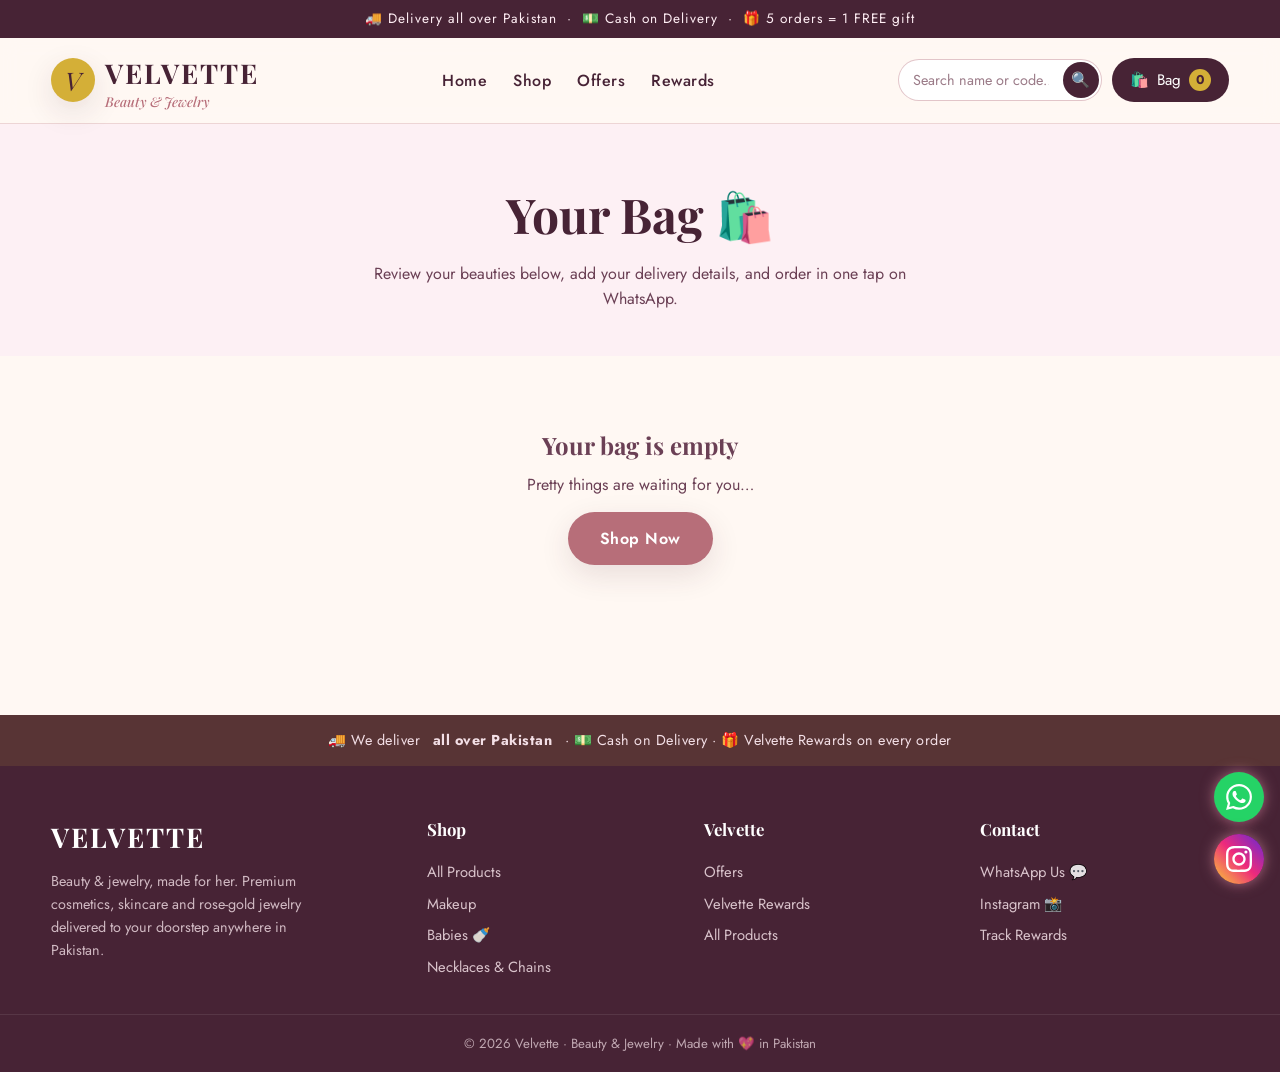
<file: cart.html>
<!DOCTYPE html>
<html lang="en">
<head>
<meta charset="UTF-8">
<meta name="viewport" content="width=device-width, initial-scale=1.0">
<title>Your Bag — Velvette Beauty & Jewelry</title>
<meta name="description" content="Review your Velvette bag and order via WhatsApp. Delivery all over Pakistan, Cash on Delivery.">
<link rel="preconnect" href="https://fonts.googleapis.com">
<link rel="preconnect" href="https://fonts.gstatic.com" crossorigin>
<link href="https://fonts.googleapis.com/css2?family=Playfair+Display:ital,wght@0,500;0,700;1,500;1,700&family=Jost:wght@300;400;500;600;700&display=swap" rel="stylesheet">
<link rel="stylesheet" href="assets/css/style.css">
</head>
<body>

<div class="top-strip">🚚 Delivery all over Pakistan &nbsp;·&nbsp; 💵 Cash on Delivery &nbsp;·&nbsp; 🎁 5 orders = 1 FREE gift</div>
<header class="site">
  <div class="container nav">
    <a class="logo" href="index.html"><div class="logo-mark">V</div><div class="logo-name">VELVETTE<span>Beauty & Jewelry</span></div></a>
    <nav class="nav-links">
      <a href="index.html">Home</a>
      <a href="shop.html">Shop</a>
      <a href="offers.html">Offers</a>
      <a href="loyalty.html">Rewards</a>
    </nav>
    <div class="nav-actions">
      <form class="nav-search" action="shop.html#search" method="get" role="search"><input name="q" type="search" placeholder="Search name or code…" aria-label="Search products"><button type="submit" aria-label="Search">🔍</button></form>
      <a class="cart-btn" href="cart.html">🛍️ <span class="btn-label">Bag</span> <span class="cart-count">0</span></a>
      <button class="hamburger" aria-label="menu">☰</button>
    </div>
  </div>
</header>

<div class="page-hero">
  <div class="container">
    <h1 class="serif">Your Bag 🛍️</h1>
    <p>Review your beauties below, add your delivery details, and order in one tap on WhatsApp.</p>
  </div>
</div>

<div class="container">
  <div id="cart-wrap" style="padding-bottom:60px"></div>
</div>

<footer class="site">
  <div class="delivery-line">🚚 We deliver <b>&nbsp;all over Pakistan&nbsp;</b> · 💵 Cash on Delivery · 🎁 Velvette Rewards on every order</div>
  <div class="container foot-grid">
    <div class="foot-brand">
      <div class="logo-name">VELVETTE</div>
      <p>Beauty & jewelry, made for her. Premium cosmetics, skincare and rose-gold jewelry delivered to your doorstep anywhere in Pakistan.</p>
    </div>
    <div><h4>Shop</h4><a href="shop.html">All Products</a><a href="shop.html?cat=makeup">Makeup</a><a href="shop.html?section=babies">Babies 🍼</a><a href="shop.html?cat=necklaces">Necklaces & Chains</a></div>
    <div><h4>Velvette</h4><a href="offers.html">Offers</a><a href="loyalty.html">Velvette Rewards</a><a href="shop.html">All Products</a></div>
    <div><h4>Contact</h4><a href="https://wa.me/923335017388" target="_blank" rel="noopener">WhatsApp Us 💬</a><a href="https://www.instagram.com/velvette.pk1/" target="_blank" rel="noopener">Instagram 📸</a><a href="loyalty.html">Track Rewards</a></div>
  </div>
  <div class="foot-bottom">© 2026 Velvette · Beauty & Jewelry · Made with 💖 in Pakistan</div>
</footer>

<div class="toast" id="toast"></div>

<script src="assets/js/app.js"></script>
</body>
</html>
</file>
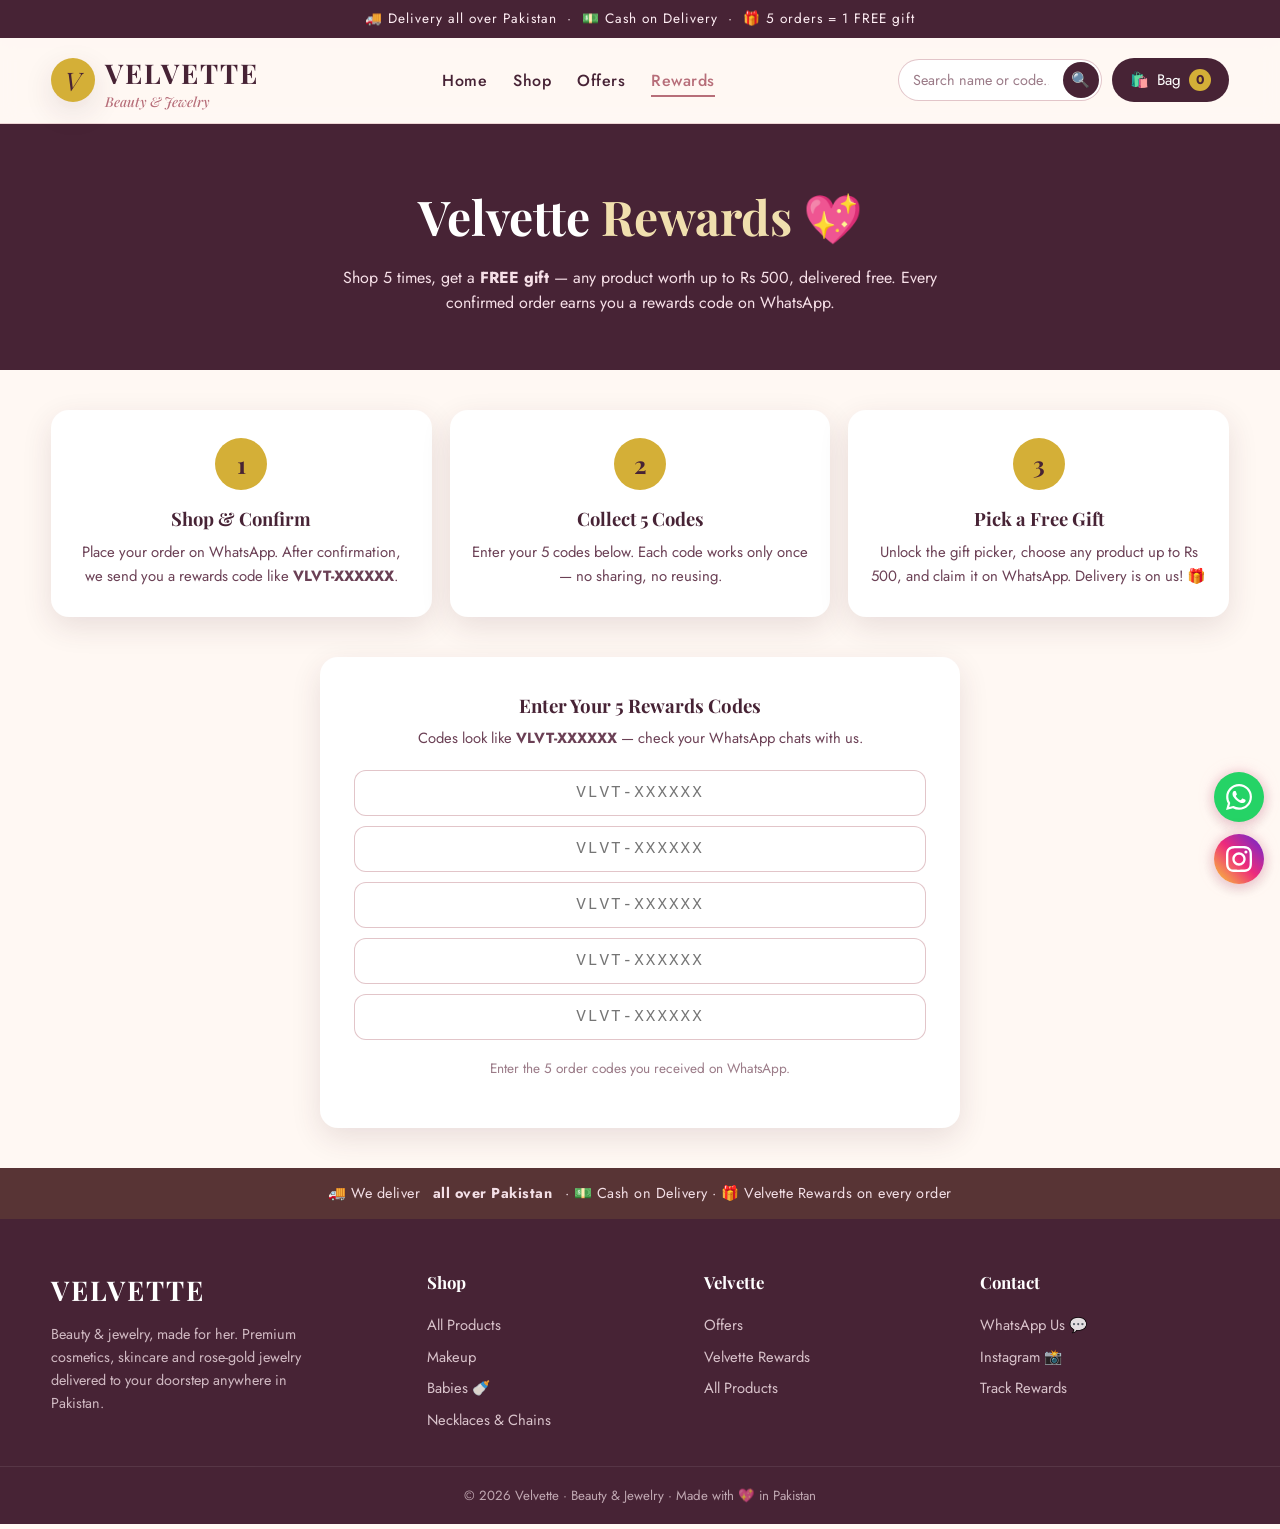
<file: loyalty.html>
<!DOCTYPE html>
<html lang="en">
<head>
<meta charset="UTF-8">
<meta name="viewport" content="width=device-width, initial-scale=1.0">
<title>Velvette Rewards — Velvette Beauty & Jewelry</title>
<meta name="description" content="Velvette Rewards: 5 orders = 1 FREE gift (any product up to Rs 500). Enter your order codes and claim.">
<link rel="preconnect" href="https://fonts.googleapis.com">
<link rel="preconnect" href="https://fonts.gstatic.com" crossorigin>
<link href="https://fonts.googleapis.com/css2?family=Playfair+Display:ital,wght@0,500;0,700;1,500;1,700&family=Jost:wght@300;400;500;600;700&display=swap" rel="stylesheet">
<link rel="stylesheet" href="assets/css/style.css">
</head>
<body>

<div class="top-strip">🚚 Delivery all over Pakistan &nbsp;·&nbsp; 💵 Cash on Delivery &nbsp;·&nbsp; 🎁 5 orders = 1 FREE gift</div>
<header class="site">
  <div class="container nav">
    <a class="logo" href="index.html"><div class="logo-mark">V</div><div class="logo-name">VELVETTE<span>Beauty & Jewelry</span></div></a>
    <nav class="nav-links">
      <a href="index.html">Home</a>
      <a href="shop.html">Shop</a>
      <a href="offers.html">Offers</a>
      <a href="loyalty.html">Rewards</a>
    </nav>
    <div class="nav-actions">
      <form class="nav-search" action="shop.html#search" method="get" role="search"><input name="q" type="search" placeholder="Search name or code…" aria-label="Search products"><button type="submit" aria-label="Search">🔍</button></form>
      <a class="cart-btn" href="cart.html">🛍️ <span class="btn-label">Bag</span> <span class="cart-count">0</span></a>
      <button class="hamburger" aria-label="menu">☰</button>
    </div>
  </div>
</header>

<div class="loyalty-hero">
  <div class="container">
    <h1 class="serif">Velvette <span class="gold">Rewards</span> 💖</h1>
    <p>Shop 5 times, get a <b>FREE gift</b> — any product worth up to Rs 500, delivered free. Every confirmed order earns you a rewards code on WhatsApp.</p>
  </div>
</div>

<div class="container">
  <div class="steps">
    <div class="step"><div class="n">1</div><h3>Shop & Confirm</h3><p>Place your order on WhatsApp. After confirmation, we send you a rewards code like <b>VLVT-XXXXXX</b>.</p></div>
    <div class="step"><div class="n">2</div><h3>Collect 5 Codes</h3><p>Enter your 5 codes below. Each code works only once — no sharing, no reusing.</p></div>
    <div class="step"><div class="n">3</div><h3>Pick a Free Gift</h3><p>Unlock the gift picker, choose any product up to Rs 500, and claim it on WhatsApp. Delivery is on us! 🎁</p></div>
  </div>

  <div class="code-entry" id="code-entry">
    <h3 class="serif">Enter Your 5 Rewards Codes</h3>
    <p>Codes look like <b>VLVT-XXXXXX</b> — check your WhatsApp chats with us.</p>
    <div class="code-inputs" id="code-inputs"></div>
    <div class="code-status" id="code-status">Enter the 5 order codes you received on WhatsApp.</div>
  </div>

  <div class="gift-picker" id="gift-picker">
    <div class="section-head">
      <div class="kicker">🎉 UNLOCKED</div>
      <h2>Choose Your Free Gift</h2>
      <p>Any of these beauties (worth up to Rs 500) can be yours — <b>FREE</b>, with free delivery.</p>
    </div>
    <div class="gift-grid" id="gift-grid"></div>
  </div>

  <div id="claim-box"></div>
</div>

<footer class="site">
  <div class="delivery-line">🚚 We deliver <b>&nbsp;all over Pakistan&nbsp;</b> · 💵 Cash on Delivery · 🎁 Velvette Rewards on every order</div>
  <div class="container foot-grid">
    <div class="foot-brand">
      <div class="logo-name">VELVETTE</div>
      <p>Beauty & jewelry, made for her. Premium cosmetics, skincare and rose-gold jewelry delivered to your doorstep anywhere in Pakistan.</p>
    </div>
    <div><h4>Shop</h4><a href="shop.html">All Products</a><a href="shop.html?cat=makeup">Makeup</a><a href="shop.html?section=babies">Babies 🍼</a><a href="shop.html?cat=necklaces">Necklaces & Chains</a></div>
    <div><h4>Velvette</h4><a href="offers.html">Offers</a><a href="loyalty.html">Velvette Rewards</a><a href="shop.html">All Products</a></div>
    <div><h4>Contact</h4><a href="https://wa.me/923335017388" target="_blank" rel="noopener">WhatsApp Us 💬</a><a href="https://www.instagram.com/velvette.pk1/" target="_blank" rel="noopener">Instagram 📸</a><a href="loyalty.html">Track Rewards</a></div>
  </div>
  <div class="foot-bottom">© 2026 Velvette · Beauty & Jewelry · Made with 💖 in Pakistan</div>
</footer>

<script src="assets/js/app.js"></script>
<script src="assets/js/loyalty.js"></script>
</body>
</html>
</file>
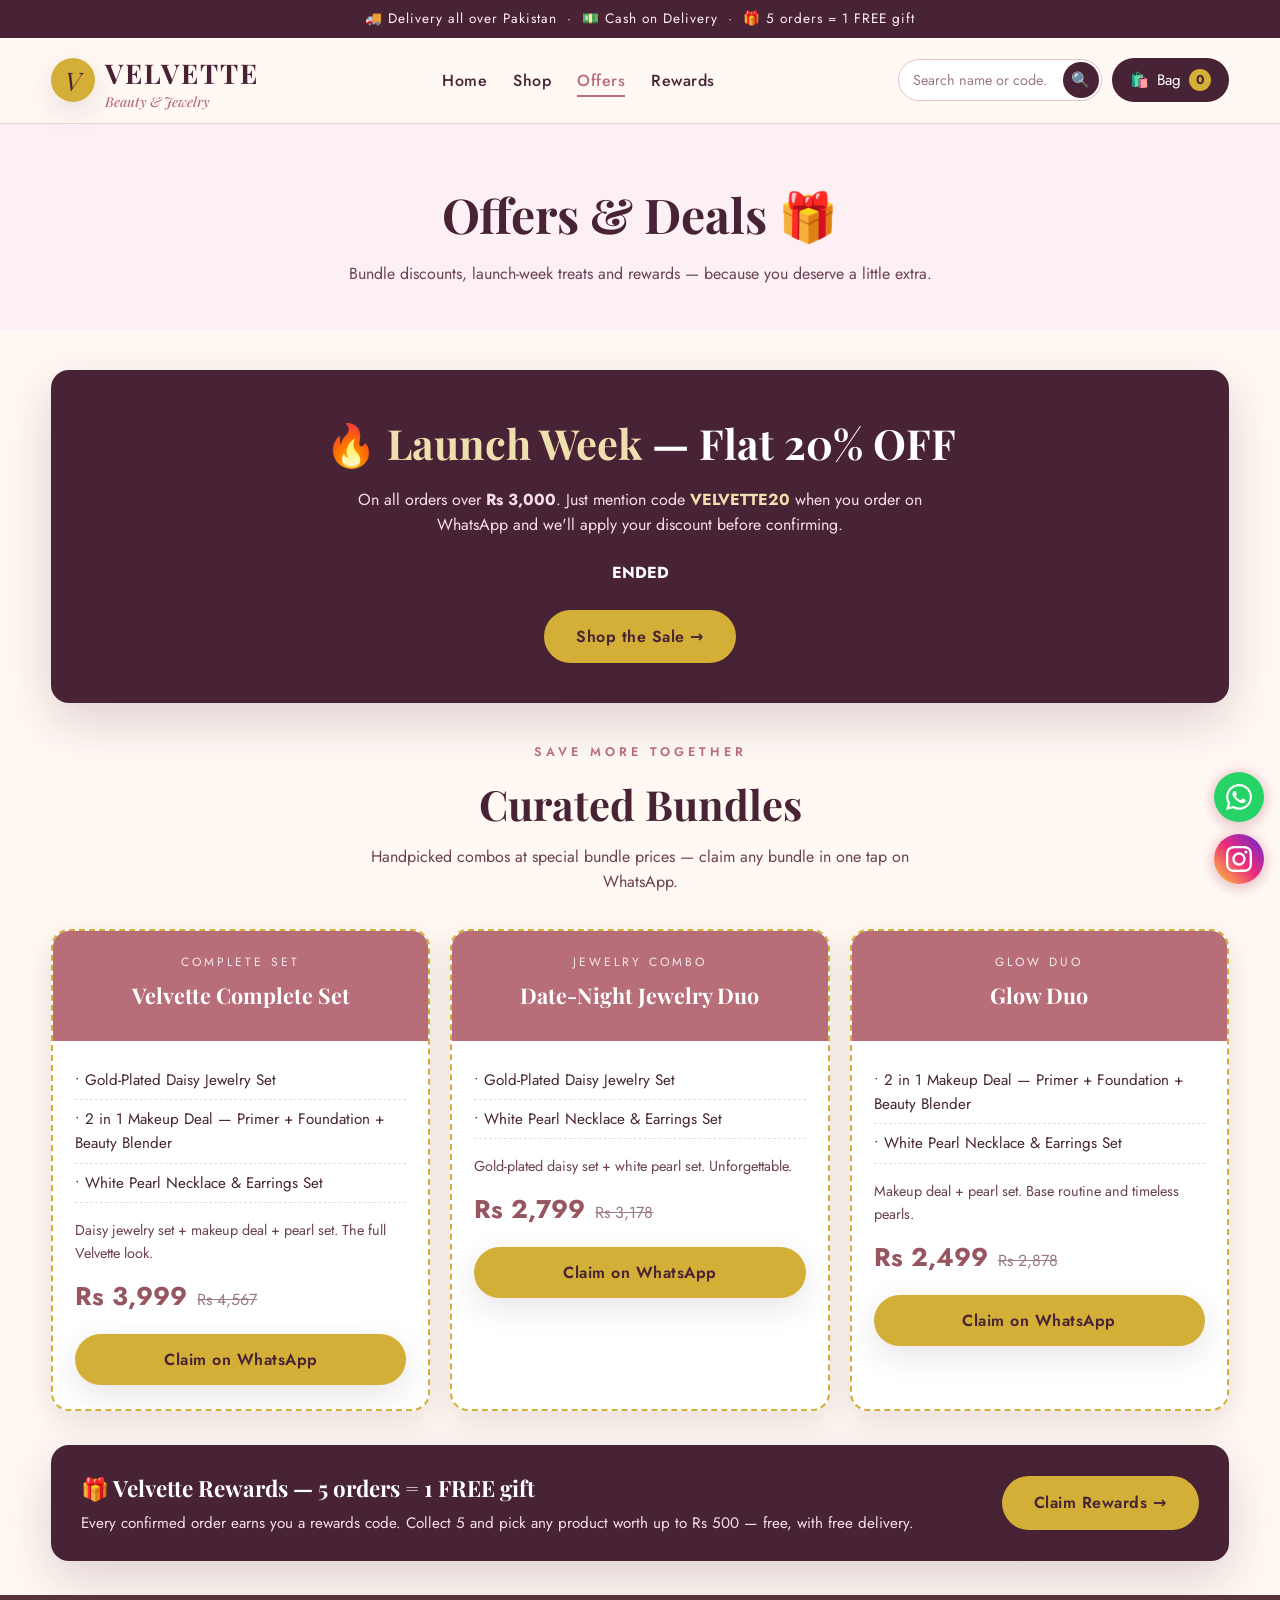
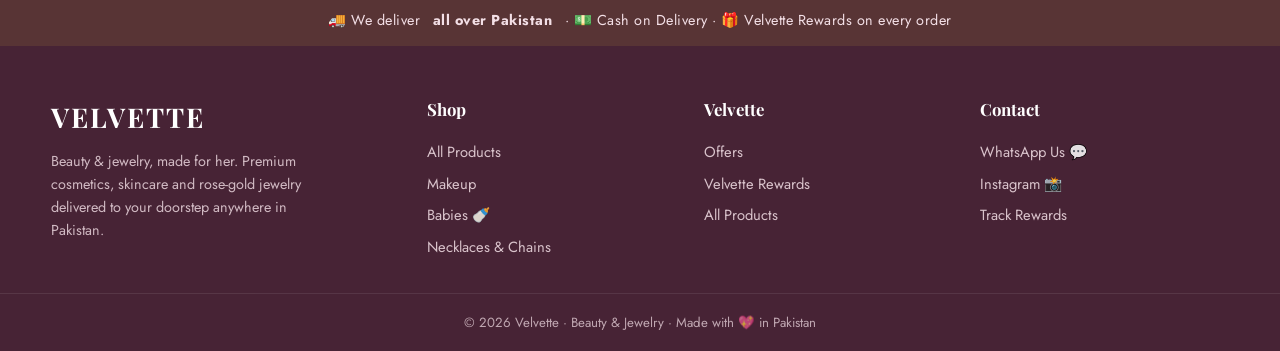
<file: offers.html>
<!DOCTYPE html>
<html lang="en">
<head>
<meta charset="UTF-8">
<meta name="viewport" content="width=device-width, initial-scale=1.0">
<title>Offers — Velvette Beauty & Jewelry</title>
<meta name="description" content="Velvette offers: bundle deals, launch-week discounts and Velvette Rewards. Delivery all over Pakistan.">
<link rel="preconnect" href="https://fonts.googleapis.com">
<link rel="preconnect" href="https://fonts.gstatic.com" crossorigin>
<link href="https://fonts.googleapis.com/css2?family=Playfair+Display:ital,wght@0,500;0,700;1,500;1,700&family=Jost:wght@300;400;500;600;700&display=swap" rel="stylesheet">
<link rel="stylesheet" href="assets/css/style.css">
</head>
<body>

<div class="top-strip">🚚 Delivery all over Pakistan &nbsp;·&nbsp; 💵 Cash on Delivery &nbsp;·&nbsp; 🎁 5 orders = 1 FREE gift</div>
<header class="site">
  <div class="container nav">
    <a class="logo" href="index.html"><div class="logo-mark">V</div><div class="logo-name">VELVETTE<span>Beauty & Jewelry</span></div></a>
    <nav class="nav-links">
      <a href="index.html">Home</a>
      <a href="shop.html">Shop</a>
      <a href="offers.html">Offers</a>
      <a href="loyalty.html">Rewards</a>
    </nav>
    <div class="nav-actions">
      <form class="nav-search" action="shop.html#search" method="get" role="search"><input name="q" type="search" placeholder="Search name or code…" aria-label="Search products"><button type="submit" aria-label="Search">🔍</button></form>
      <a class="cart-btn" href="cart.html">🛍️ <span class="btn-label">Bag</span> <span class="cart-count">0</span></a>
      <button class="hamburger" aria-label="menu">☰</button>
    </div>
  </div>
</header>

<div class="page-hero">
  <div class="container">
    <h1 class="serif">Offers & Deals 🎁</h1>
    <p>Bundle discounts, launch-week treats and rewards — because you deserve a little extra.</p>
  </div>
</div>

<div class="container">
  <div class="launch-box">
    <h2 class="serif">🔥 <span class="gold">Launch Week</span> — Flat 20% OFF</h2>
    <p>On all orders over <b>Rs 3,000</b>. Just mention code <b style="color:var(--gold-soft)">VELVETTE20</b> when you order on WhatsApp and we'll apply your discount before confirming.</p>
    <div class="countdown" data-countdown></div>
    <a class="btn btn-gold" href="shop.html">Shop the Sale →</a>
  </div>

  <div class="section-head">
    <div class="kicker">SAVE MORE TOGETHER</div>
    <h2>Curated Bundles</h2>
    <p>Handpicked combos at special bundle prices — claim any bundle in one tap on WhatsApp.</p>
  </div>
  <div class="bundle-grid" id="bundle-grid" style="margin-bottom:20px"></div>

  <div class="offer-banner">
    <div>
      <h3 class="serif">🎁 Velvette Rewards — 5 orders = 1 FREE gift</h3>
      <p>Every confirmed order earns you a rewards code. Collect 5 and pick any product worth up to Rs 500 — free, with free delivery.</p>
    </div>
    <a class="btn btn-gold" href="loyalty.html">Claim Rewards →</a>
  </div>
</div>

<footer class="site">
  <div class="delivery-line">🚚 We deliver <b>&nbsp;all over Pakistan&nbsp;</b> · 💵 Cash on Delivery · 🎁 Velvette Rewards on every order</div>
  <div class="container foot-grid">
    <div class="foot-brand">
      <div class="logo-name">VELVETTE</div>
      <p>Beauty & jewelry, made for her. Premium cosmetics, skincare and rose-gold jewelry delivered to your doorstep anywhere in Pakistan.</p>
    </div>
    <div><h4>Shop</h4><a href="shop.html">All Products</a><a href="shop.html?cat=makeup">Makeup</a><a href="shop.html?section=babies">Babies 🍼</a><a href="shop.html?cat=necklaces">Necklaces & Chains</a></div>
    <div><h4>Velvette</h4><a href="offers.html">Offers</a><a href="loyalty.html">Velvette Rewards</a><a href="shop.html">All Products</a></div>
    <div><h4>Contact</h4><a href="https://wa.me/923335017388" target="_blank" rel="noopener">WhatsApp Us 💬</a><a href="https://www.instagram.com/velvette.pk1/" target="_blank" rel="noopener">Instagram 📸</a><a href="loyalty.html">Track Rewards</a></div>
  </div>
  <div class="foot-bottom">© 2026 Velvette · Beauty & Jewelry · Made with 💖 in Pakistan</div>
</footer>

<script src="assets/js/app.js"></script>
</body>
</html>
</file>
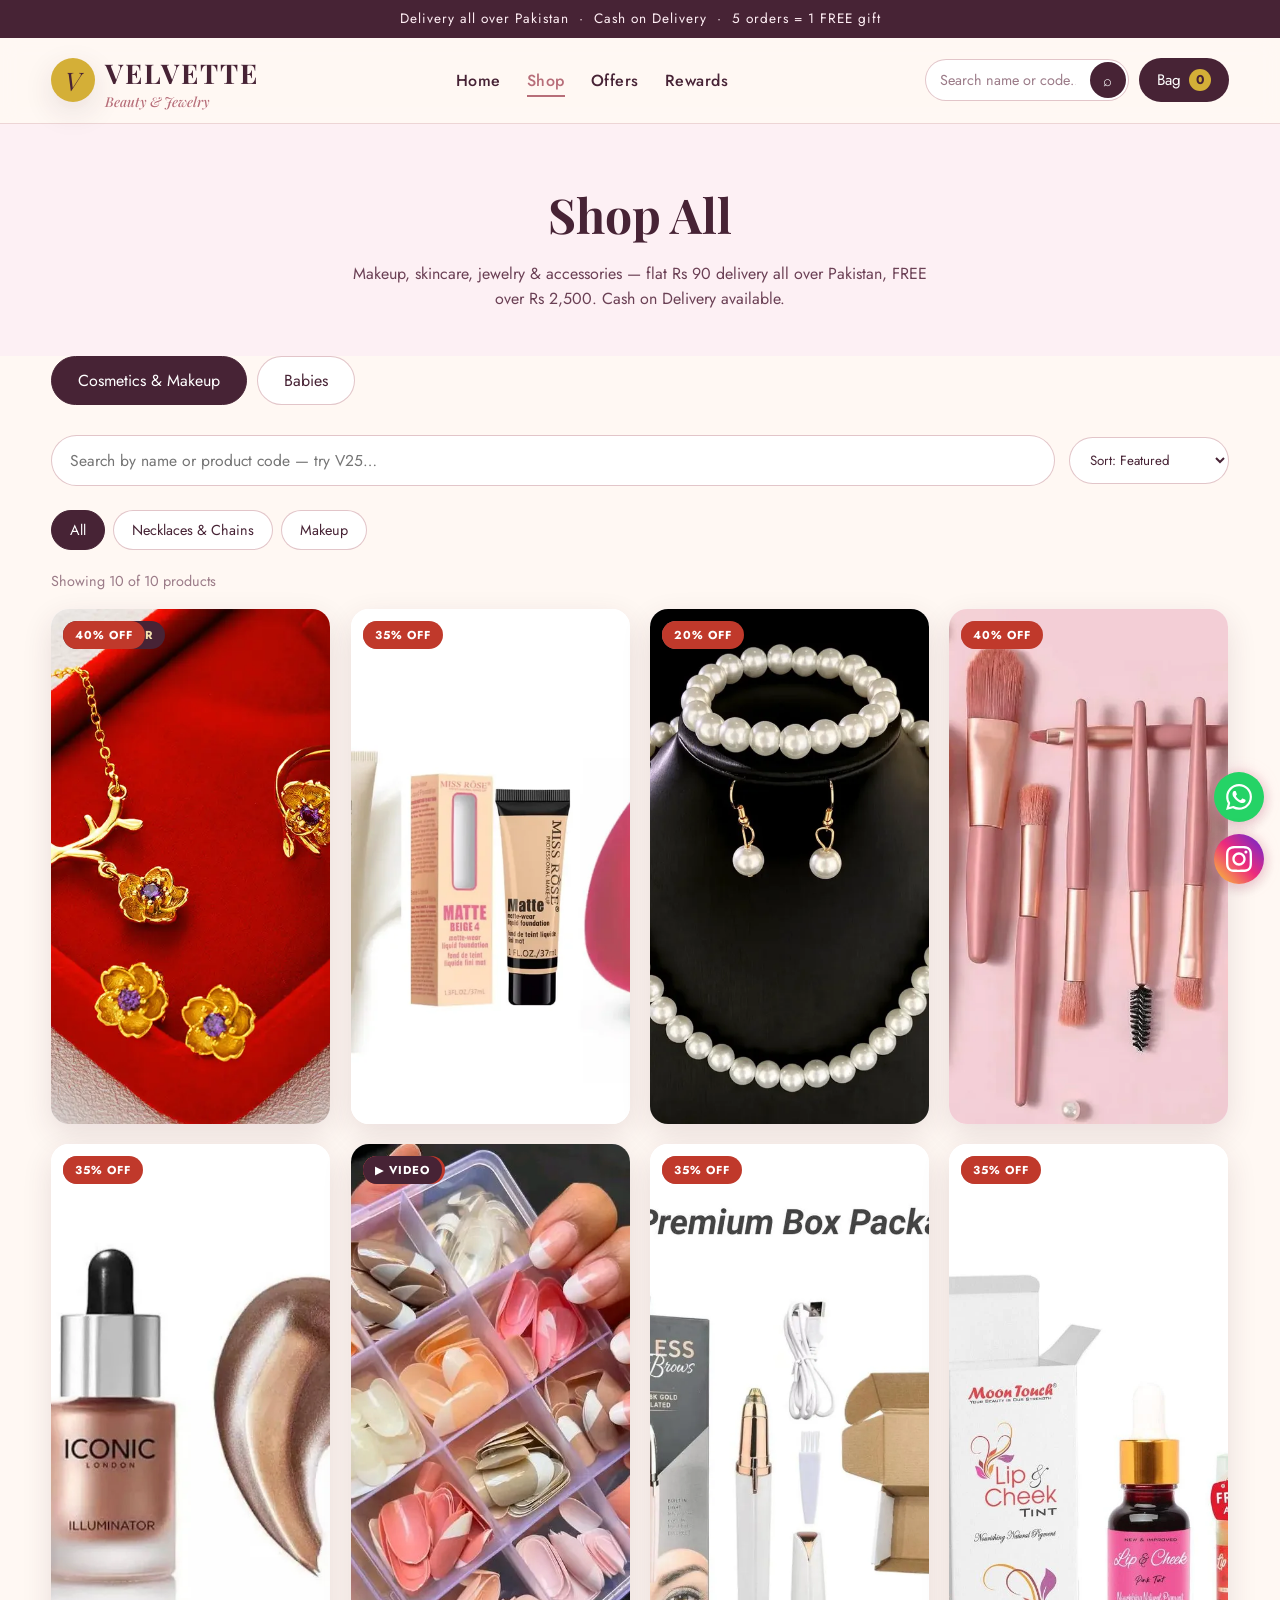
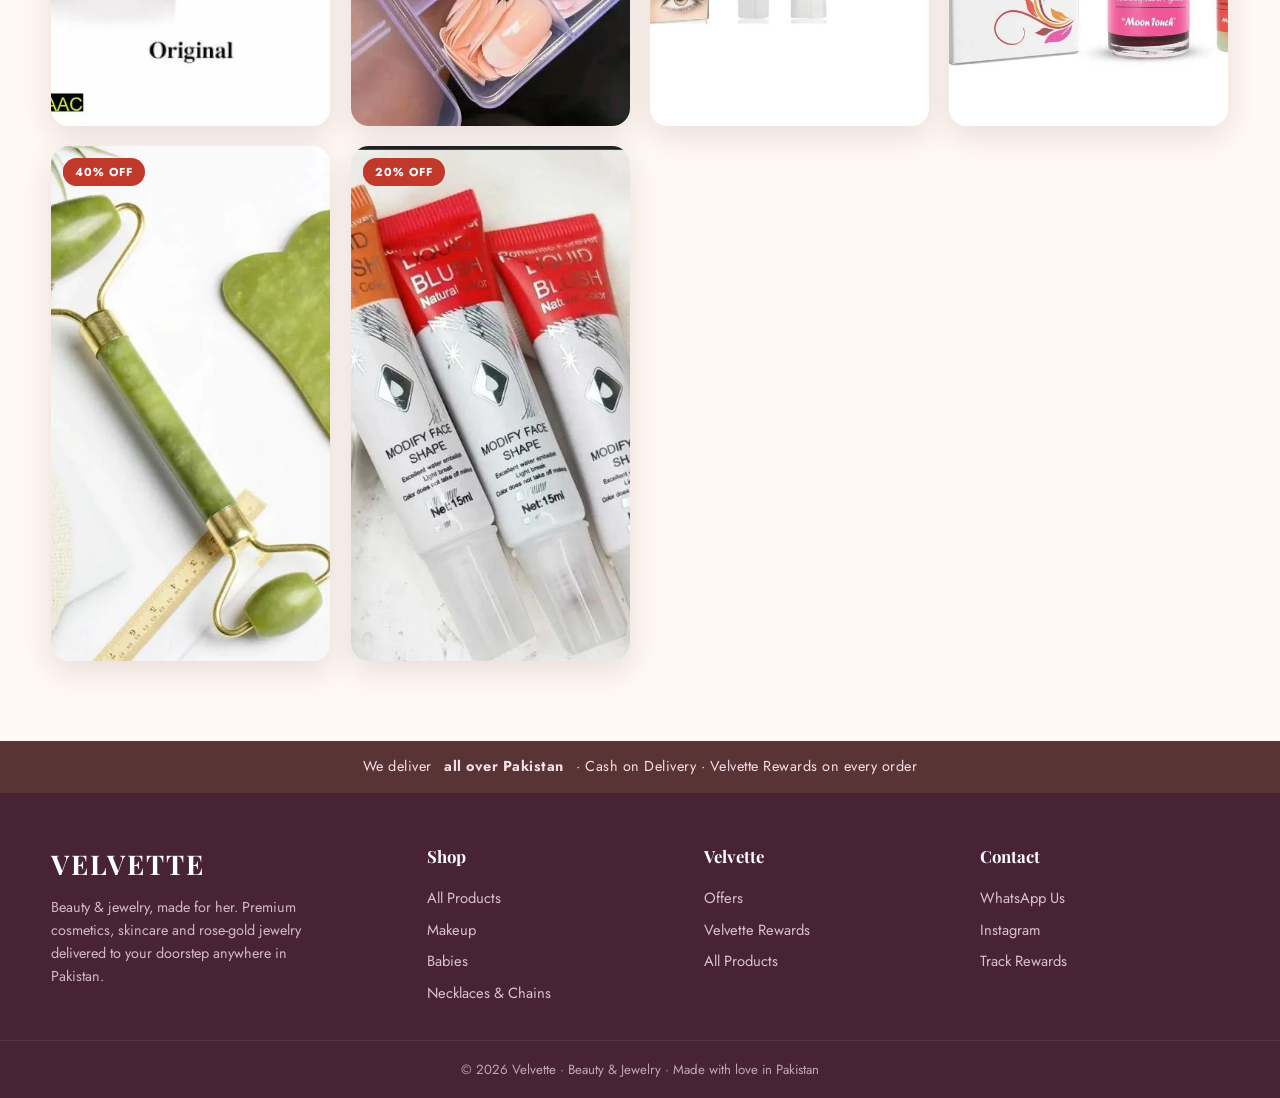
<file: shop.html>
<!DOCTYPE html>
<html lang="en">
<head>
<meta charset="UTF-8">
<meta name="viewport" content="width=device-width, initial-scale=1.0">
<title>Shop — Velvette Beauty & Jewelry</title>
<meta name="description" content="Shop makeup, skincare, necklaces, bracelets and accessories at Velvette. Delivery all over Pakistan, Cash on Delivery.">
<link rel="preconnect" href="https://fonts.googleapis.com">
<link rel="preconnect" href="https://fonts.gstatic.com" crossorigin>
<link href="https://fonts.googleapis.com/css2?family=Playfair+Display:ital,wght@0,500;0,700;1,500;1,700&family=Jost:wght@300;400;500;600;700&display=swap" rel="stylesheet">
<link rel="stylesheet" href="assets/css/style.css">
</head>
<body>

<div class="top-strip">Delivery all over Pakistan &nbsp;·&nbsp; Cash on Delivery &nbsp;·&nbsp; 5 orders = 1 FREE gift</div>
<header class="site">
  <div class="container nav">
    <a class="logo" href="index.html"><div class="logo-mark">V</div><div class="logo-name">VELVETTE<span>Beauty & Jewelry</span></div></a>
    <nav class="nav-links">
      <a href="index.html">Home</a>
      <a href="shop.html">Shop</a>
      <a href="offers.html">Offers</a>
      <a href="loyalty.html">Rewards</a>
    </nav>
    <div class="nav-actions">
      <form class="nav-search" action="shop.html#search" method="get" role="search"><input name="q" type="search" placeholder="Search name or code…" aria-label="Search products"><button type="submit" aria-label="Search">⌕</button></form>
      <a class="cart-btn" href="cart.html"><span class="btn-label">Bag</span> <span class="cart-count">0</span></a>
      <button class="hamburger" aria-label="menu">☰</button>
    </div>
  </div>
</header>

<div class="page-hero">
  <div class="container">
    <h1 class="serif">Shop All</h1>
    <p>Makeup, skincare, jewelry & accessories — flat Rs 90 delivery all over Pakistan, FREE over Rs 2,500. Cash on Delivery available.</p>
  </div>
</div>

<div class="container">
  <div class="section-toggle" id="section-toggle"></div>
  <div class="shop-toolbar">
    <div class="search-box"><input id="shop-search" placeholder="Search by name or product code — try V25…" autocomplete="off"></div>
    <div class="sort-box">
      <select id="shop-sort">
        <option value="featured">Sort: Featured</option>
        <option value="low">Price: Low → High</option>
        <option value="high">Price: High → Low</option>
        <option value="az">Name: A → Z</option>
      </select>
    </div>
  </div>
  <div class="filter-pills" id="filter-pills" style="margin-bottom:20px"></div>
  <div class="results-note" id="results-note"></div>
  <div class="grid" id="shop-grid" style="padding-bottom:60px"><div class="sk-card"><div class="sk-img"></div><div class="sk-line"></div><div class="sk-line short"></div></div><div class="sk-card"><div class="sk-img"></div><div class="sk-line"></div><div class="sk-line short"></div></div><div class="sk-card"><div class="sk-img"></div><div class="sk-line"></div><div class="sk-line short"></div></div><div class="sk-card"><div class="sk-img"></div><div class="sk-line"></div><div class="sk-line short"></div></div></div>
</div>

<footer class="site">
  <div class="delivery-line">We deliver <b>&nbsp;all over Pakistan&nbsp;</b> · Cash on Delivery · Velvette Rewards on every order</div>
  <div class="container foot-grid">
    <div class="foot-brand">
      <div class="logo-name">VELVETTE</div>
      <p>Beauty & jewelry, made for her. Premium cosmetics, skincare and rose-gold jewelry delivered to your doorstep anywhere in Pakistan.</p>
    </div>
    <div><h4>Shop</h4><a href="shop.html">All Products</a><a href="shop.html?cat=makeup">Makeup</a><a href="shop.html?section=babies">Babies</a><a href="shop.html?cat=necklaces">Necklaces & Chains</a></div>
    <div><h4>Velvette</h4><a href="offers.html">Offers</a><a href="loyalty.html">Velvette Rewards</a><a href="shop.html">All Products</a></div>
    <div><h4>Contact</h4><a href="https://wa.me/923335017388" target="_blank" rel="noopener">WhatsApp Us</a><a href="https://www.instagram.com/velvette.pk1/" target="_blank" rel="noopener">Instagram</a><a href="loyalty.html">Track Rewards</a></div>
  </div>
  <div class="foot-bottom">© 2026 Velvette · Beauty & Jewelry · Made with love in Pakistan</div>
</footer>

<script src="assets/js/app.js"></script>
</body>
</html>
</file>
<file: assets/css/style.css>
/* ============================================================
   VELVETTE — Beauty & Jewelry
   Theme: blush pink / rose gold / cream / deep plum / gold
   ============================================================ */
:root {
  --blush: #f9dbe4;
  --blush-soft: #fdf0f4;
  --rose: #b76e79;
  --rose-dark: #96555f;
  --cream: #fff8f3;
  --plum: #472335;
  --plum-soft: #6b4055;
  --gold: #d4af37;
  --gold-soft: #f0dfae;
  --white: #ffffff;
  --muted: #9b7b88;
  --shadow: 0 10px 30px rgba(71, 35, 53, 0.12);
  --shadow-lg: 0 18px 50px rgba(71, 35, 53, 0.18);
  --radius: 18px;
  --font-head: "Playfair Display", Georgia, serif;
  --font-body: "Jost", "Inter", system-ui, sans-serif;
}

* { box-sizing: border-box; margin: 0; padding: 0; }

body {
  font-family: var(--font-body);
  background: var(--cream);
  color: var(--plum);
  line-height: 1.6;
  overflow-x: hidden;
}

img { max-width: 100%; display: block; }
a { color: inherit; text-decoration: none; }

h1, h2, h3, h4, .serif { font-family: var(--font-head); font-weight: 700; }

.container { width: min(1200px, 92%); margin: 0 auto; }

/* ---------- top strip ---------- */
.top-strip {
  background: var(--plum);
  color: #ffeef4;
  font-size: 0.85rem;
  letter-spacing: 1px;
  text-align: center;
  padding: 8px 12px;
}

/* ---------- header ---------- */
header.site {
  position: sticky; top: 0; z-index: 200;
  background: rgba(255, 248, 243, 0.92);
  backdrop-filter: blur(10px);
  border-bottom: 1px solid rgba(183, 110, 121, 0.25);
}
.nav { display: flex; align-items: center; justify-content: space-between; padding: 14px 0; gap: 16px; }
.logo { display: flex; align-items: center; gap: 10px; }
.logo-mark {
  width: 44px; height: 44px; border-radius: 50%;
  background: var(--gold);
  display: grid; place-items: center;
  font-family: var(--font-head); font-size: 1.6rem; font-style: italic; color: var(--plum);
  box-shadow: var(--shadow);
}
.logo-name { font-family: var(--font-head); font-size: 1.7rem; font-weight: 700; letter-spacing: 2px; }
.logo-name span { color: var(--rose); font-style: italic; font-weight: 500; letter-spacing: 0; font-size: 0.85rem; display: block; line-height: 1; }
.nav-links { display: flex; gap: 26px; align-items: center; }
.nav-links a { font-weight: 500; letter-spacing: 0.5px; position: relative; padding: 4px 0; }
.nav-links a::after {
  content: ""; position: absolute; left: 0; bottom: 0; height: 2px; width: 0;
  background: var(--rose); transition: width 0.25s ease;
}
.nav-links a:hover::after, .nav-links a.active::after { width: 100%; }
.nav-links a.active { color: var(--rose); }
.nav-actions { display: flex; gap: 10px; align-items: center; }
.cart-btn {
  position: relative; background: var(--plum); color: #fff; border: none; cursor: pointer;
  border-radius: 999px; padding: 10px 18px; font-family: var(--font-body); font-size: 0.95rem;
  display: flex; align-items: center; gap: 8px; transition: transform 0.15s ease, background 0.2s;
  text-decoration: none;
}
.cart-btn:hover { transform: translateY(-2px); background: var(--rose-dark); color: #fff; }
.cart-count {
  background: var(--gold); color: var(--plum); font-weight: 700; font-size: 0.8rem;
  min-width: 22px; height: 22px; border-radius: 999px; display: grid; place-items: center; padding: 0 6px;
}
.hamburger { display: none; background: none; border: none; font-size: 1.6rem; color: var(--plum); cursor: pointer; }

/* ---------- buttons ---------- */
.btn {
  display: inline-block; background: var(--rose);
  color: #fff; border: none; cursor: pointer; padding: 14px 32px; border-radius: 999px;
  font-family: var(--font-body); font-size: 1rem; font-weight: 600; letter-spacing: 0.5px;
  box-shadow: var(--shadow); transition: transform 0.15s ease, box-shadow 0.2s;
  text-align: center;
}
.btn:hover { transform: translateY(-2px); box-shadow: var(--shadow-lg); }
.btn-gold { background: var(--gold); color: var(--plum); }
.btn-outline { background: transparent; color: var(--rose); border: 2px solid var(--rose); box-shadow: none; }
.btn-outline:hover { background: var(--rose); color: #fff; }
.btn-block { width: 100%; }
.btn-sm { padding: 9px 18px; font-size: 0.88rem; }

/* ---------- hero ---------- */
.hero {
  position: relative;
  background: var(--cream);
  padding: 40px 0 60px;
  overflow: hidden;
}
.hero-inner { display: grid; grid-template-columns: 1fr 1.1fr; gap: 30px; align-items: center; }
.hero-eyebrow { color: var(--rose); letter-spacing: 4px; font-size: 0.8rem; font-weight: 600; margin-bottom: 12px; }
.hero h1 { font-size: clamp(2.4rem, 5vw, 4rem); line-height: 1.1; margin-bottom: 16px; }
.hero h1 em { color: var(--rose); }
.hero p.lead { color: var(--plum-soft); font-size: 1.1rem; margin-bottom: 28px; max-width: 46ch; }
.hero-ctas { display: flex; gap: 14px; flex-wrap: wrap; margin-bottom: 26px; }
.hero-badges { display: flex; gap: 18px; flex-wrap: wrap; font-size: 0.92rem; color: var(--plum-soft); }
.hero-badges span { display: flex; align-items: center; gap: 6px; }
#hero-3d { width: 100%; height: 480px; border-radius: var(--radius); cursor: grab; touch-action: pan-y; }
#hero-3d:active { cursor: grabbing; }
.hero-hint { text-align: center; font-size: 0.82rem; color: var(--muted); margin-top: 6px; letter-spacing: 1px; }

/* ---------- offer banner ---------- */
.offer-banner {
  background: var(--plum);
  color: #fff; border-radius: var(--radius); margin: 34px auto;
  padding: 26px 30px; display: flex; align-items: center; justify-content: space-between; gap: 20px;
  box-shadow: var(--shadow-lg); flex-wrap: wrap;
}
.offer-banner h3 { font-size: 1.4rem; margin-bottom: 4px; }
.offer-banner p { color: #f6dfe7; font-size: 0.95rem; }
.countdown { display: flex; gap: 10px; }

/* ---------- sections ---------- */
.section { padding: 54px 0; }
.section-head { text-align: center; margin-bottom: 34px; }
.section-head .kicker { color: var(--rose); letter-spacing: 4px; font-size: 0.78rem; font-weight: 600; }
.section-head h2 { font-size: clamp(1.8rem, 3.4vw, 2.6rem); margin: 8px 0 6px; }
.section-head p { color: var(--plum-soft); max-width: 56ch; margin: 0 auto; }

/* ---------- category tiles ---------- */
.cat-grid { display: grid; grid-template-columns: repeat(5, 1fr); gap: 16px; }
.cat-tile {
  border-radius: var(--radius); padding: 28px 14px; text-align: center; cursor: pointer;
  background: var(--blush-soft);
  border: 1px solid rgba(183, 110, 121, 0.3);
  transition: transform 0.2s ease, box-shadow 0.2s;
}
.cat-tile:hover { transform: translateY(-6px); box-shadow: var(--shadow-lg); }
.cat-tile .icon { font-size: 2.4rem; margin-bottom: 10px; }
.cat-tile h3 { font-size: 1.05rem; margin-bottom: 4px; }
.cat-tile small { color: var(--muted); }

/* ---------- product cards ---------- */
.grid { display: grid; grid-template-columns: repeat(4, 1fr); gap: 20px; }
.product-card {
  background: var(--white); border-radius: var(--radius); overflow: hidden;
  box-shadow: var(--shadow); position: relative;
  transition: transform 0.18s ease, box-shadow 0.2s;
  will-change: transform;
}
.product-card:hover { transform: translateY(-6px); box-shadow: var(--shadow-lg); }
.product-card .pc-img { aspect-ratio: 4 / 5; overflow: hidden; background: var(--blush-soft); }
.product-card .pc-img img { width: 100%; height: 100%; object-fit: cover; transition: transform 0.4s ease; }
.product-card:hover .pc-img img { transform: scale(1.06); }
.pc-body { padding: 14px 16px 18px; }
.pc-cat { font-size: 0.72rem; letter-spacing: 2px; color: var(--rose); font-weight: 600; }
.pc-name { font-family: var(--font-head); font-size: 1.02rem; margin: 4px 0 6px; line-height: 1.3; min-height: 2.6em; }
.pc-price { display: flex; align-items: baseline; gap: 8px; margin-bottom: 12px; }
.pc-price .now { font-weight: 700; font-size: 1.15rem; color: var(--plum); }
.pc-price .was { text-decoration: line-through; color: var(--muted); font-size: 0.9rem; }
.badge {
  position: absolute; top: 12px; left: 12px; z-index: 2;
  background: var(--gold); color: var(--plum); font-size: 0.72rem; font-weight: 700;
  letter-spacing: 1px; padding: 5px 12px; border-radius: 999px; text-transform: uppercase;
}
.badge.new { background: var(--rose); color: #fff; }
.badge.bestseller { background: var(--plum); color: var(--gold-soft); }
.badge.sale { background: #c0392b; color: #fff; }
.pc-add { width: 100%; padding: 11px; font-size: 0.92rem; }

/* 3D tilt wrapper (JS adds transform) */
.tiltable { transform-style: preserve-3d; }

/* ---------- page hero ---------- */
.page-hero { background: var(--blush-soft); padding: 52px 0 44px; text-align: center; }
.page-hero h1 { font-size: clamp(2rem, 4.5vw, 3rem); margin-bottom: 8px; }
.page-hero p { color: var(--plum-soft); max-width: 60ch; margin: 0 auto; }

/* ---------- shop toolbar ---------- */
.shop-toolbar {
  display: flex; gap: 14px; flex-wrap: wrap; align-items: center; justify-content: space-between;
  margin: 30px 0 24px;
}
.search-box { flex: 1; min-width: 220px; position: relative; }
.search-box input {
  width: 100%; padding: 13px 18px; border-radius: 999px; border: 1.5px solid rgba(183,110,121,0.4);
  font-family: var(--font-body); font-size: 0.98rem; background: #fff; color: var(--plum); outline: none;
}
.search-box input:focus { border-color: var(--rose); box-shadow: 0 0 0 3px rgba(183,110,121,0.15); }
.search-box::before { content: ""; position: absolute; left: 16px; top: 12px; }

/* ---------- navbar search ---------- */
.nav-search { display: flex; align-items: center; background: #fff; border: 1.5px solid rgba(183,110,121,0.4); border-radius: 999px; padding: 2px 2px 2px 14px; }
.nav-search input { border: none; outline: none; font-family: var(--font-body); font-size: 0.9rem; color: var(--plum); width: 150px; background: transparent; }
.nav-search input::placeholder { color: var(--muted); }
.nav-search button { width: 36px; height: 36px; border-radius: 50%; border: none; background: var(--plum); color: #fff; cursor: pointer; font-size: 0.95rem; flex-shrink: 0; }
.nav-search button:hover { background: var(--rose-dark); }
.nav-search:focus-within { border-color: var(--rose); box-shadow: 0 0 0 3px rgba(183,110,121,0.15); }

/* ---------- hero search ---------- */
.hero-search { display: flex; gap: 10px; margin-top: 18px; background: rgba(255,255,255,0.65); border: 1.5px solid rgba(212,175,55,0.5); border-radius: 999px; padding: 6px 6px 6px 20px; backdrop-filter: blur(6px); }
.hero-search input { flex: 1; border: none; outline: none; background: transparent; font-family: var(--font-body); font-size: 0.98rem; color: var(--plum); min-width: 0; }
.hero-search input::placeholder { color: var(--muted); }
.hero-search .btn { padding: 12px 24px; white-space: nowrap; }

/* ---------- product codes ---------- */
.pc-code { font-size: 0.72rem; letter-spacing: 1.5px; color: var(--muted); margin: 2px 0 4px; }
.pd-code { font-size: 0.9rem; color: var(--plum-soft); margin-bottom: 14px; }
.pd-code b { color: var(--plum); letter-spacing: 1px; }

@media (max-width: 900px) {
  .nav-search input { display: none; }
  .nav-search { border: none; background: transparent; padding: 0; }
  .nav-search button { background: #fff; color: var(--plum); border: 1.5px solid rgba(183,110,121,0.4); }
}
.filter-pills { display: flex; gap: 8px; flex-wrap: wrap; }
.pill {
  border: 1.5px solid rgba(183,110,121,0.4); background: #fff; color: var(--plum);
  padding: 9px 18px; border-radius: 999px; cursor: pointer; font-family: var(--font-body); font-size: 0.9rem;
  transition: all 0.18s;
}
.pill:hover { border-color: var(--rose); }
.pill.active { background: var(--plum); color: #fff; border-color: var(--plum); }

/* ---------- shop section toggle (Cosmetics & Makeup | Babies) ---------- */
.section-toggle { display: flex; gap: 10px; flex-wrap: wrap; margin-bottom: 18px; }
.section-toggle .pill { font-size: 1rem; padding: 12px 26px; }
.sort-box select {
  padding: 12px 16px; border-radius: 999px; border: 1.5px solid rgba(183,110,121,0.4);
  font-family: var(--font-body); background: #fff; color: var(--plum); cursor: pointer;
}
.results-note { color: var(--muted); font-size: 0.9rem; margin-bottom: 16px; }
.empty-state { text-align: center; padding: 70px 20px; color: var(--plum-soft); }
.empty-state .big { font-size: 3.4rem; margin-bottom: 12px; }

/* ---------- product page ---------- */
.pd-layout { display: grid; grid-template-columns: 1fr 1fr; gap: 44px; padding: 44px 0; align-items: start; }
.pd-gallery { border-radius: var(--radius); overflow: hidden; box-shadow: var(--shadow-lg); background: var(--blush-soft); }
.pd-gallery img { width: 100%; aspect-ratio: 4 / 5; object-fit: cover; }
.pd-thumbs { display: flex; gap: 8px; padding: 10px; background: #fff; overflow-x: auto; }
.pd-thumbs img { width: 64px; height: 80px; flex: 0 0 auto; object-fit: cover; border-radius: 10px; cursor: pointer; border: 2px solid transparent; aspect-ratio: auto; }
.pd-thumbs img.active { border-color: var(--rose); }

/* ---------- product gallery video (plays alongside pictures) ---------- */
.pd-gallery video { width: 100%; aspect-ratio: 4 / 5; object-fit: cover; background: #000; }
.pd-thumbs .pd-thumb-video { width: 64px; height: 80px; flex: 0 0 auto; border-radius: 10px; cursor: pointer; border: 2px solid transparent; background: var(--plum); color: #fff; display: flex; flex-direction: column; align-items: center; justify-content: center; gap: 2px; font-family: var(--font-body); }
.pd-thumbs .pd-thumb-video.active { border-color: var(--rose); }
.pd-thumbs .pd-thumb-video .pv-play { font-size: 1.1rem; line-height: 1; }
.pd-thumbs .pd-thumb-video .pv-label { font-size: 0.6rem; letter-spacing: 0.04em; }
.badge.video { background: var(--plum); color: #fff; }

/* ---------- product page reviews (positive reviews only) ---------- */
.pd-reviews { padding: 20px 0 50px; }
.review-list { display: grid; grid-template-columns: repeat(auto-fill, minmax(260px, 1fr)); gap: 16px; }
.review { background: #fff; border: 1.5px solid rgba(183,110,121,0.25); border-radius: var(--radius); padding: 18px; box-shadow: var(--shadow); }
.review-img { width: 100%; aspect-ratio: 4 / 3; object-fit: cover; border-radius: 10px; margin-bottom: 12px; }
.review-stars { color: #d4af37; letter-spacing: 2px; margin-bottom: 8px; }
.review-text { color: var(--plum); line-height: 1.6; margin-bottom: 10px; }
.review-name { color: var(--muted); font-size: 0.85rem; }
.pd-info .pc-cat { font-size: 0.8rem; }
.pd-info h1 { font-size: clamp(1.7rem, 3.4vw, 2.5rem); margin: 8px 0 12px; line-height: 1.2; }
.pd-rating { color: var(--gold); margin-bottom: 14px; font-size: 0.95rem; }
.pd-price { display: flex; align-items: baseline; gap: 12px; margin-bottom: 6px; }
.pd-price .now { font-size: 2rem; font-weight: 700; color: var(--rose-dark); }
.pd-price .was { text-decoration: line-through; color: var(--muted); font-size: 1.15rem; }
.pd-save { display: inline-block; background: #fdecec; color: #c0392b; font-weight: 700; font-size: 0.85rem; padding: 4px 12px; border-radius: 999px; margin-bottom: 18px; }
.pd-desc { color: var(--plum-soft); margin-bottom: 22px; }
.pd-meta { display: grid; gap: 10px; margin-bottom: 24px; font-size: 0.95rem; }
.pd-meta div { display: flex; gap: 10px; align-items: center; }
.qty-row { display: flex; gap: 14px; align-items: stretch; margin-bottom: 22px; flex-wrap: wrap; }
.qty { display: flex; align-items: center; border: 1.5px solid rgba(183,110,121,0.4); border-radius: 999px; overflow: hidden; background: #fff; }
.qty button { width: 44px; height: 100%; min-height: 48px; border: none; background: none; font-size: 1.3rem; cursor: pointer; color: var(--rose); }
.qty span { min-width: 36px; text-align: center; font-weight: 700; }
.pd-trust { display: grid; grid-template-columns: repeat(3, 1fr); gap: 12px; margin-top: 26px; }
.pd-trust div { background: var(--blush-soft); border-radius: 12px; padding: 14px 10px; text-align: center; font-size: 0.82rem; }
.pd-trust b { display: block; font-size: 1.25rem; margin-bottom: 4px; }

/* ---------- offers page ---------- */
.bundle-grid { display: grid; grid-template-columns: repeat(3, 1fr); gap: 20px; }
.bundle-card {
  background: #fff; border-radius: var(--radius); box-shadow: var(--shadow); overflow: hidden;
  border: 2px dashed var(--gold); position: relative;
}
.bundle-card .bc-top { background: var(--rose); color: #fff; padding: 22px; text-align: center; }
.bundle-card .bc-top .tag { font-size: 0.75rem; letter-spacing: 3px; opacity: 0.85; }
.bundle-card .bc-top h3 { font-size: 1.35rem; margin: 6px 0; }
.bundle-card .bc-body { padding: 20px 22px 24px; }
.bundle-card ul { list-style: none; margin-bottom: 16px; }
.bundle-card li { padding: 7px 0; border-bottom: 1px dashed rgba(183,110,121,0.25); font-size: 0.95rem; }
.bundle-card li::before { content: "• "; }
.bundle-price { display: flex; align-items: baseline; gap: 10px; margin-bottom: 16px; }
.bundle-price .now { font-size: 1.6rem; font-weight: 700; color: var(--rose-dark); }
.bundle-price .was { text-decoration: line-through; color: var(--muted); }
.launch-box {
  background: var(--plum); color: #fff; border-radius: var(--radius);
  padding: 40px; text-align: center; margin: 40px 0; box-shadow: var(--shadow-lg);
}
.launch-box h2 { font-size: clamp(1.7rem, 3.5vw, 2.6rem); margin-bottom: 10px; }
.launch-box h2 .gold { color: var(--gold-soft); }
.launch-box p { color: #f6dfe7; max-width: 58ch; margin: 0 auto 22px; }
.launch-box .countdown { justify-content: center; margin-bottom: 24px; }

/* ---------- loyalty ---------- */
.loyalty-hero { background: var(--plum); color: #fff; padding: 54px 0; text-align: center; }
.loyalty-hero h1 { font-size: clamp(2rem, 4.5vw, 3rem); margin-bottom: 10px; }
.loyalty-hero h1 .gold { color: var(--gold-soft); }
.loyalty-hero p { color: #f6dfe7; max-width: 62ch; margin: 0 auto; }
.steps { display: grid; grid-template-columns: repeat(3, 1fr); gap: 18px; margin: 40px 0; }
.step { background: #fff; border-radius: var(--radius); padding: 28px 22px; text-align: center; box-shadow: var(--shadow); }
.step .n { width: 52px; height: 52px; border-radius: 50%; background: var(--gold); color: var(--plum); font-family: var(--font-head); font-size: 1.5rem; display: grid; place-items: center; margin: 0 auto 14px; font-weight: 700; }
.step h3 { margin-bottom: 8px; font-size: 1.15rem; }
.step p { color: var(--plum-soft); font-size: 0.93rem; }
.code-entry { background: #fff; border-radius: var(--radius); box-shadow: var(--shadow); padding: 34px; max-width: 640px; margin: 0 auto 40px; }
.code-entry h3 { text-align: center; margin-bottom: 6px; }
.code-entry > p { text-align: center; color: var(--plum-soft); font-size: 0.92rem; margin-bottom: 20px; }
.code-inputs { display: grid; gap: 10px; margin-bottom: 18px; }
.code-inputs input {
  padding: 13px 16px; border-radius: 12px; border: 1.5px solid rgba(183,110,121,0.4);
  font-family: ui-monospace, monospace; font-size: 1rem; letter-spacing: 2px; text-transform: uppercase;
  text-align: center; outline: none; color: var(--plum);
}
.code-inputs input:focus { border-color: var(--rose); box-shadow: 0 0 0 3px rgba(183,110,121,0.15); }
.code-inputs input.valid { border-color: #2e9e5b; background: #f0fbf4; }
.code-inputs input.invalid { border-color: #c0392b; background: #fdf0ef; }
.code-inputs input.used { border-color: var(--gold); background: #fdf8ea; }
.code-status { font-size: 0.85rem; text-align: center; margin-bottom: 14px; min-height: 1.4em; color: var(--muted); }
.code-status.ok { color: #2e9e5b; font-weight: 600; }
.code-status.err { color: #c0392b; font-weight: 600; }
.gift-picker { display: none; margin-bottom: 44px; }
.gift-picker.show { display: block; }
.gift-grid { display: grid; grid-template-columns: repeat(4, 1fr); gap: 16px; margin-top: 20px; }
.gift-card { background: #fff; border-radius: var(--radius); overflow: hidden; box-shadow: var(--shadow); cursor: pointer; border: 2px solid transparent; transition: all 0.18s; }
.gift-card:hover { transform: translateY(-4px); }
.gift-card.selected { border-color: var(--gold); box-shadow: 0 0 0 3px rgba(212,175,55,0.35), var(--shadow-lg); }
.gift-card img { aspect-ratio: 1; object-fit: cover; width: 100%; }
.gift-card .g-body { padding: 12px 14px 16px; text-align: center; }
.gift-card .g-name { font-family: var(--font-head); font-size: 0.95rem; margin-bottom: 4px; }
.gift-card .g-price { color: var(--muted); font-size: 0.85rem; }
.gift-card .g-price s { margin-right: 6px; }
.gift-card .g-free { color: #2e9e5b; font-weight: 700; }
#claim-box { display: none; text-align: center; margin-bottom: 50px; }
#claim-box.show { display: block; }

/* ---------- cart drawer ---------- */
  position: fixed; top: 0; right: -420px; width: min(400px, 94vw); height: 100dvh; z-index: 401;
  background: var(--cream); box-shadow: -12px 0 40px rgba(71,35,53,0.25);
  display: flex; flex-direction: column; transition: right 0.3s ease;
}
.sum-row { display: flex; justify-content: space-between; font-size: 0.95rem; margin-bottom: 8px; }
.sum-row.total { font-weight: 700; font-size: 1.1rem; border-top: 1px dashed rgba(183,110,121,0.3); padding-top: 10px; margin-top: 10px; }
.free-ship { background: var(--blush-soft); border: 1px dashed var(--rose); border-radius: 10px; padding: 8px 12px; font-size: 0.82rem; margin-bottom: 10px; text-align: center; }
.checkout-form .field { margin-bottom: 10px; }
.checkout-form label { display: block; font-size: 0.8rem; font-weight: 600; margin-bottom: 4px; color: var(--plum-soft); }
.checkout-form input, .checkout-form textarea {
  width: 100%; padding: 11px 14px; border-radius: 10px; border: 1.5px solid rgba(183,110,121,0.35);
  font-family: var(--font-body); font-size: 0.92rem; outline: none; background: #fff; color: var(--plum);
}
.checkout-form input:focus, .checkout-form textarea:focus { border-color: var(--rose); }
.checkout-form h4 { margin: 14px 0 10px; font-size: 1.05rem; }
.form-note { font-size: 0.78rem; color: var(--muted); text-align: center; margin-top: 8px; }
.cod-note { display: flex; gap: 8px; align-items: center; background: #f0fbf4; border-radius: 10px; padding: 9px 12px; font-size: 0.83rem; margin: 10px 0; color: #20603a; }

/* ---------- toast ---------- */
.toast {
  position: fixed; bottom: 26px; left: 50%; transform: translateX(-50%) translateY(80px);
  background: var(--plum); color: #fff; padding: 13px 26px; border-radius: 999px;
  font-size: 0.92rem; z-index: 500; opacity: 0; transition: all 0.3s ease; box-shadow: var(--shadow-lg);
  max-width: 90vw; text-align: center;
}
.toast.show { opacity: 1; transform: translateX(-50%) translateY(0); }

/* ---------- trust strip / perks ---------- */
.perks { display: grid; grid-template-columns: repeat(4, 1fr); gap: 16px; }
.perk { background: #fff; border-radius: var(--radius); padding: 24px 18px; text-align: center; box-shadow: var(--shadow); }
.perk .e { font-size: 2rem; margin-bottom: 8px; }
.perk h4 { font-size: 1.05rem; margin-bottom: 4px; }
.perk p { font-size: 0.86rem; color: var(--plum-soft); }

/* ---------- instagram strip ---------- */
.insta-strip { background: var(--blush); border-radius: var(--radius); padding: 34px; text-align: center; margin: 20px 0 54px; }
.insta-strip h3 { font-size: 1.5rem; margin-bottom: 6px; }
.insta-strip p { color: var(--plum-soft); margin-bottom: 18px; }

/* ---------- footer ---------- */
footer.site { background: var(--plum); color: #f3dfe6; margin-top: 20px; }
.foot-grid { display: grid; grid-template-columns: 1.4fr 1fr 1fr 1fr; gap: 28px; padding: 50px 0 30px; }
.foot-grid h4 { color: #fff; margin-bottom: 14px; font-size: 1.05rem; }
.foot-grid a { display: block; padding: 4px 0; font-size: 0.92rem; opacity: 0.85; }
.foot-grid a:hover { opacity: 1; color: var(--gold-soft); }
.foot-brand .logo-name { color: #fff; }
.foot-brand p { font-size: 0.9rem; opacity: 0.8; margin-top: 10px; max-width: 32ch; }
.foot-bottom { border-top: 1px solid rgba(255,255,255,0.12); padding: 18px 0; text-align: center; font-size: 0.83rem; opacity: 0.7; }
.delivery-line { display: flex; align-items: center; justify-content: center; gap: 8px; padding: 14px; background: rgba(212,175,55,0.12); font-size: 0.9rem; letter-spacing: 0.5px; }

/* ---------- responsive ---------- */
@media (max-width: 1000px) {
  .grid { grid-template-columns: repeat(3, 1fr); }
  .gift-grid { grid-template-columns: repeat(3, 1fr); }
  .cat-grid { grid-template-columns: repeat(3, 1fr); }
  .hero-inner { grid-template-columns: 1fr; }
  #hero-3d { height: 400px; }
  .pd-layout { grid-template-columns: 1fr; gap: 26px; }
  .bundle-grid { grid-template-columns: 1fr; max-width: 480px; margin: 0 auto; }
  .perks { grid-template-columns: repeat(2, 1fr); }
  .steps { grid-template-columns: 1fr; max-width: 480px; margin-left: auto; margin-right: auto; }
  .foot-grid { grid-template-columns: 1fr 1fr; }
}
@media (max-width: 640px) {
  .grid { grid-template-columns: repeat(2, 1fr); gap: 12px; }
  .gift-grid { grid-template-columns: repeat(2, 1fr); }
  .cat-grid { grid-template-columns: repeat(2, 1fr); }
  .nav-links {
    position: fixed; top: 0; left: -260px; width: 240px; height: 100dvh; background: var(--plum); color: #fff;
    flex-direction: column; align-items: flex-start; padding: 80px 30px; gap: 20px; transition: left 0.3s ease; z-index: 300;
  }
  .nav-links.open { left: 0; }
  .nav-links a::after { background: var(--gold); }
  .hamburger { display: block; }
  .hero { padding: 26px 0 40px; }
  #hero-3d { height: 320px; }
  .offer-banner { padding: 22px; }
  .launch-box { padding: 28px 20px; }
  .code-entry { padding: 24px 18px; }
  .foot-grid { grid-template-columns: 1fr; gap: 20px; }
  .pd-trust { grid-template-columns: repeat(3, 1fr); }
  .cart-btn .btn-label { display: none; }
}

/* ---------------- cart page ---------------- */
.cart-layout { display: grid; grid-template-columns: 1fr 380px; gap: 28px; align-items: start; }
.cart-items { display: grid; gap: 14px; }
.cart-item { display: grid; grid-template-columns: 88px 1fr auto; gap: 14px; background: #fff; border-radius: 16px; padding: 12px; box-shadow: var(--shadow); align-items: center; }
.cart-item img { width: 88px; height: 88px; object-fit: cover; border-radius: 12px; }
.ci-name { font-weight: 600; font-size: 0.95rem; color: var(--plum); text-decoration: none; line-height: 1.35; }
.ci-name:hover { color: var(--rose-dark); }
.ci-price { font-size: 0.85rem; color: var(--rose-dark); font-weight: 600; margin: 4px 0 8px; }
.qty-stepper { display: flex; align-items: center; gap: 10px; }
.qty-stepper button { width: 28px; height: 28px; border-radius: 50%; border: 1px solid var(--rose); background: none; color: var(--rose); cursor: pointer; font-size: 1rem; line-height: 1; }
.qty-stepper button:hover { background: var(--rose); color: #fff; }
.qty-stepper span { min-width: 20px; text-align: center; font-weight: 600; }
.ci-right { text-align: right; }
.ci-total { font-weight: 700; font-size: 1.02rem; }
.ci-remove { background: none; border: none; color: var(--muted); cursor: pointer; font-size: 0.78rem; text-decoration: underline; margin-top: 6px; }
.ci-remove:hover { color: var(--rose-dark); }
.continue-link { color: var(--rose-dark); font-weight: 600; font-size: 0.9rem; text-decoration: none; margin-top: 4px; display: inline-block; }
.continue-link:hover { text-decoration: underline; }
.cart-summary { background: #fff; border-radius: 18px; padding: 24px; box-shadow: var(--shadow-lg); position: sticky; top: 92px; }
.cart-summary h3 { margin-bottom: 14px; }
.cart-empty { text-align: center; padding: 70px 16px; color: var(--plum-soft); }
.cart-empty .big { font-size: 3.5rem; margin-bottom: 12px; }
.cart-empty p { margin-top: 8px; }
@media (max-width: 900px) {
  .cart-layout { grid-template-columns: 1fr; }
  .cart-summary { position: static; }
}

/* ============================================================
   REDESIGN — Clothzia-inspired layout, Velvette light theme
   (appended 2026-10-24; original theme variables untouched)
   ============================================================ */

/* ---------- new hero ---------- */
.hero-new {
  position: relative;
  background: var(--cream);
  padding: 46px 0 56px;
  overflow: hidden;
}
.hero-vertical {
  position: absolute; left: 18px; top: 50%; transform: translateY(-50%) rotate(180deg);
  writing-mode: vertical-rl; letter-spacing: 6px; font-size: 0.72rem; font-weight: 600;
  color: var(--rose); opacity: 0.75; z-index: 1;
}
.hero-grid { display: grid; grid-template-columns: 1.05fr 0.95fr; gap: 36px; align-items: center; position: relative; z-index: 2; }
.mega {
  font-family: var(--font-head); font-weight: 700; line-height: 0.95;
  font-size: clamp(3.4rem, 9vw, 7.5rem); letter-spacing: 3px; color: var(--plum);
  margin: 6px 0 22px;
}
.mega .gold-letter {
  color: var(--gold);
  font-style: italic;
}
.glass-card {
  background: #fff;
  border: 1px solid rgba(183, 110, 121, 0.2);
  border-radius: 24px; padding: 26px 28px; box-shadow: var(--shadow-lg);
  max-width: 54ch;
}
.glass-tagline { color: var(--plum-soft); font-size: 1.08rem; margin-bottom: 20px; }
.glass-tagline em { color: var(--rose); font-family: var(--font-head); font-size: 1.2rem; }

/* floating orbs removed 2026-11-07 — unslop pass: gradient blobs are an AI tell */

/* hero photo slider (crossfade, real product photos only) */
.hero-slider { position: relative; border-radius: 28px; overflow: hidden; box-shadow: var(--shadow-lg); aspect-ratio: 4 / 4.6; background: var(--blush-soft); }
.hero-slides, .hero-slides a { position: absolute; inset: 0; }
.hero-slide { position: absolute; inset: 0; opacity: 0; transition: opacity 0.9s ease; }
.hero-slide.active { opacity: 1; }
.hero-slide img { width: 100%; height: 100%; object-fit: cover; }
.hero-slide .hs-cap {
  position: absolute; left: 16px; bottom: 16px; right: 16px;
  background: rgba(255, 248, 243, 0.88); backdrop-filter: blur(8px);
  border-radius: 14px; padding: 12px 16px; display: flex; justify-content: space-between; align-items: center; gap: 10px;
}
.hero-slide .hs-cap b { font-family: var(--font-head); font-size: 1rem; line-height: 1.25; }
.hero-slide .hs-cap span { font-weight: 700; color: var(--rose-dark); white-space: nowrap; }
.hero-dots { position: absolute; left: 50%; transform: translateX(-50%); bottom: 84px; display: flex; gap: 8px; z-index: 3; }
.hero-dots button {
  width: 26px; height: 7px; border-radius: 999px; border: none; cursor: pointer;
  background: rgba(255, 255, 255, 0.75); transition: all 0.25s;
}
.hero-dots button.active { width: 40px; background: var(--gold); }

/* ---------- marquee ---------- */
.marquee {
  background: var(--plum); color: var(--gold-soft); overflow: hidden;
  padding: 11px 0; font-size: 0.85rem; letter-spacing: 2.5px; font-weight: 600; white-space: nowrap;
}
.marquee-track { display: inline-flex; animation: marqueeScroll 28s linear infinite; }
@keyframes marqueeScroll { from { transform: translateX(0); } to { transform: translateX(-50%); } }

/* ---------- 3D showcase section ---------- */
.showcase-3d { padding-top: 30px; }
.showcase-3d #hero-3d { background: var(--blush-soft); }

/* ---------- homepage pills + sale banner ---------- */
.home-pills { display: flex; gap: 10px; flex-wrap: wrap; justify-content: center; margin-bottom: 26px; }
.home-pills .pill { font-size: 0.95rem; padding: 10px 22px; }
.sale-banner {
  background: var(--plum);
  color: #fff; border-radius: var(--radius); margin: 6px auto 10px;
  padding: 30px 34px; display: flex; align-items: center; justify-content: space-between; gap: 20px;
  box-shadow: var(--shadow-lg); flex-wrap: wrap;
}
.sale-banner h3 { font-size: 1.7rem; margin-bottom: 4px; }
.sale-banner p { color: #f6dfe7; font-size: 0.95rem; max-width: 58ch; }
.sale-eyebrow { color: var(--gold-soft); letter-spacing: 3px; font-size: 0.78rem; font-weight: 600; margin-bottom: 6px; }

/* ---------- product card rating + tilt ---------- */
.pc-stars { color: var(--gold); font-size: 0.9rem; letter-spacing: 1px; margin-bottom: 2px; }
.pc-stars span { color: var(--muted); font-size: 0.8rem; letter-spacing: 0; margin-left: 4px; }
.product-card.tiltable { transition: transform 0.18s ease, box-shadow 0.2s; }

/* ---------- scroll reveal ---------- */
.reveal { opacity: 0; transform: translateY(26px); transition: opacity 0.7s ease, transform 0.7s ease; }
.reveal.visible { opacity: 1; transform: none; }
@media (prefers-reduced-motion: reduce) {
  .reveal { opacity: 1; transform: none; transition: none; }
  .marquee-track { animation: none; }
}

/* ---------- navbar icon ---------- */
.nav-icon {
  width: 44px; height: 44px; border-radius: 50%; display: grid; place-items: center;
  border: 1.5px solid rgba(183, 110, 121, 0.4); background: #fff; font-size: 1.05rem;
  transition: all 0.18s;
}
.nav-icon:hover { border-color: var(--rose); transform: translateY(-2px); }

/* ---------- cart page polish ---------- */
.cart-item { border: 1px solid rgba(183, 110, 121, 0.18); border-left: 4px solid var(--gold); }
.cart-item img { width: 96px; height: 96px; }
.cart-summary { border: 1px solid rgba(212, 175, 55, 0.45); }
.cart-summary h3 { font-size: 1.35rem; }

/* ---------- redesign responsive ---------- */
@media (max-width: 1000px) {
  .hero-grid { grid-template-columns: 1fr; }
  .hero-vertical { display: none; }
  .hero-slider { aspect-ratio: 4 / 3.4; max-width: 560px; margin: 0 auto; width: 100%; }
}
@media (max-width: 640px) {
  .mega { font-size: clamp(3rem, 16vw, 4.2rem); }
  .glass-card { padding: 20px; }
  .sale-banner { padding: 24px 20px; }
  .sale-banner h3 { font-size: 1.35rem; }
}

/* ---------- lipstick cursor + sparkle trail (fine pointers only) ---------- */
@media (hover: hover) and (pointer: fine) {
  body, body * { cursor: url("../img/lipstick-cursor.png") 16 13, auto !important; }
  input, textarea, [contenteditable="true"] { cursor: text !important; }
}
.velvette-sparkle {
  position: fixed;
  top: 0;
  left: 0;
  pointer-events: none;
  z-index: 9999;
  line-height: 1;
  animation: velvette-sparkle-fade 0.8s ease-out forwards;
  will-change: transform, opacity;
}
@keyframes velvette-sparkle-fade {
  0% { opacity: 1; transform: translate(-50%, -50%) scale(1) rotate(0deg); }
  100% { opacity: 0; transform: translate(-50%, -140%) scale(0.3) rotate(90deg); }
}
@media (prefers-reduced-motion: reduce) {
  .velvette-sparkle { display: none; }
}

/* ---------- floating social rail (bottom-right) ---------- */
.social-rail { position: fixed; right: 16px; bottom: 16px; display: flex; flex-direction: column; gap: 12px; z-index: 800; }
.social-rail a { width: 50px; height: 50px; border-radius: 50%; display: flex; align-items: center; justify-content: center; box-shadow: 0 0 14px rgba(244, 167, 187, .55), 0 4px 14px rgba(90, 20, 50, .18); transition: transform .25s ease, box-shadow .25s ease; }
.social-rail a:hover { transform: translateY(-3px) scale(1.07); box-shadow: 0 0 24px rgba(244, 167, 187, .8), 0 8px 20px rgba(90, 20, 50, .22); }
.social-rail a svg { width: 26px; height: 26px; fill: #fff; display: block; }
.social-rail .wa { background: #25d366; }
.social-rail .ig { background: linear-gradient(45deg, #f9ce34, #ee2a7b, #6228d7); }
@media (max-width: 600px) {
  .social-rail { right: 12px; bottom: 12px; }
  .social-rail a { width: 46px; height: 46px; }
  .social-rail a svg { width: 24px; height: 24px; }
}
@media (prefers-reduced-motion: reduce) {
  .social-rail a { transition: none; }
}

/* ---------- skeleton loading (products load via JS) ---------- */
.sk-card { background: #fff; border-radius: var(--radius); overflow: hidden; box-shadow: var(--shadow); animation: skPulse 1.4s ease-in-out infinite; }
.sk-card .sk-img { aspect-ratio: 4 / 5; background: var(--blush-soft); }
.sk-card .sk-line { height: 12px; border-radius: 6px; background: var(--blush-soft); margin: 12px 16px 0; }
.sk-card .sk-line.short { width: 55%; margin-bottom: 18px; }
@keyframes skPulse { 0%, 100% { opacity: 1; } 50% { opacity: 0.55; } }
</file>
